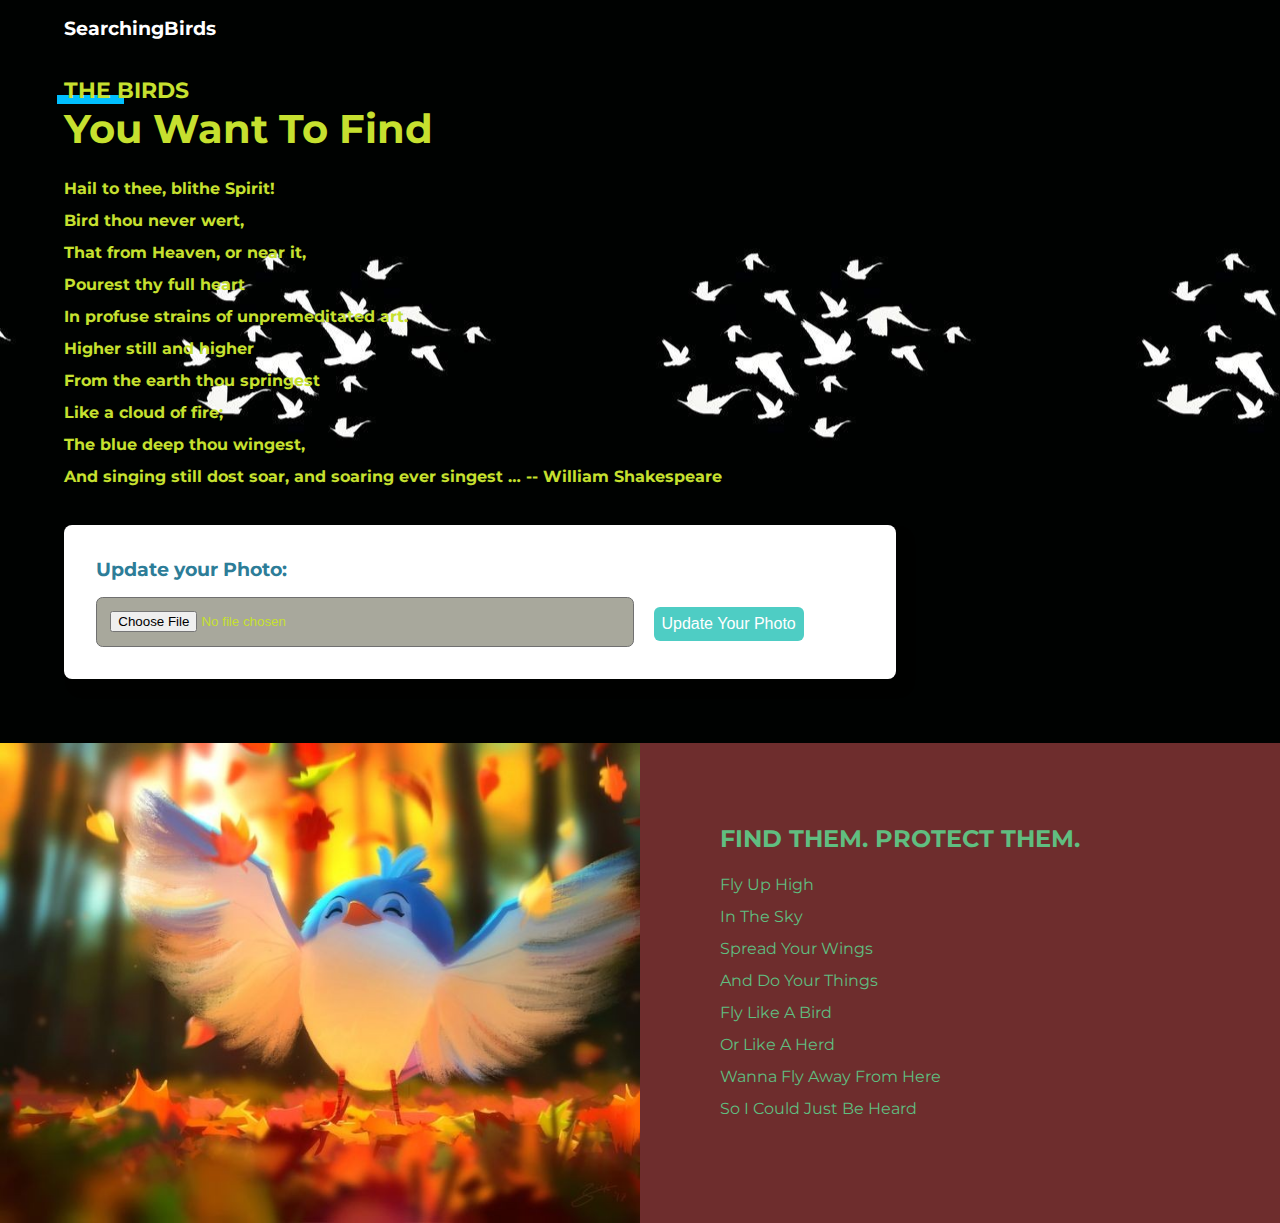
<file: index.html>
<!DOCTYPE html>
<html lang="en">
 <head>
    <meta charset="UTF-8">
    <meta name="viewport" content="width=device-width, initial-scale=1.0">
    <meta http-equiv="X-UA-Compatible" content="ie-edge">
    <title>Document</title>
    <link rel="stylesheet" href="css/main.css">
    <!--<script type="text/javascript" src = "http://code.jquery.com/jquery-1.9.1.min.js">
        $(".submit").on("click", function() {
            var file = $("#file")[0].files[0];
            var formData = new FormData();
            formData.append('file', file);

            $.ajax({
                url: "/api/upload",
                method: "POST",
                data: formData,
                processData: false,
                contentType: false,
                success: function() {
                    alert("success");
                },
                error: function() {
                    alert("fail");
                }
            })
        })
    </script>-->

    <!--<script>
    WIDGET = {
        CONFIG: {
        "layout": 1,
        "width": "450",
        "height": "150",
        "background": 1,
        "dataColor": "FFFFFF",
        "borderRadius": 5,
        "key": "820dbb853f824a869f16cae0b4247aa6"
        }
    }
</script>-->
<script src="https://widget.qweather.net/standard/static/js/he-standard-common.js?v=2.0"></script>
    
</head>
<body>
    <div class="overlay" id="overlay">
        <h3>Updating now...</h3>
        <h3>your result is:  </h3>
        
    </div>
    <div class="hero-bg">
        <section class="top">
            <header>
                <a href="#">SearchingBirds</a>
                <!--<div class="weather" id="he-plugin-standard" ></div>-->
            </header>

            <h1><span>The Birds </span> You Want To Find</h1>

            <p> Hail to thee, blithe Spirit!<br />
                Bird thou never wert,<br />
                That from Heaven, or near it,<br />
                Pourest thy full heart</br>
                In profuse strains of unpremeditated art.<br />
                Higher still and higher<br />
                From the earth thou springest<br />
                Like a cloud of fire;<br />
                The blue deep thou wingest,<br />
                And singing still dost soar, and soaring ever singest …  -- William Shakespeare<br />
            </p>
            
            <div class="form-container">
                <form action="" enctype="multipart/form-data">
                    <div class="form-left">
                        <label for="bords">Update your Photo:</label>
                        <input id="inputFile" type="file"  accept=".jpg, .jpeg, .png" name="file" id="file"> 
                    </div>
                    <a href="javascript:void(0)" onclick="document.getElementById('light').style.display='block';document.getElementById('fade').style.display='block'">
                        <input type="button" value="Update Your Photo" class="clickhere" /> 
                    </a>
                    <div id="light" class="white_content">
                        <div id="font_login">THE RESULT</div>
                        <form action="" method="post" id="form_submit">
                            informations: it is a very beautiful birds</br>
                            </br>
                            <input type="button" value="确认" class="button_beautiful" onclick="document.getElementById('light').style.display='none';document.getElementById('fade').style.display='none'" />
                        </form>
                    </div>
                    <div id="fade" class="black_overlay"></div>
                </form>
            </div>
        </section>
        <section>

        </section>
    </div>

    <section class="authentic">
        <div class="right-col">
            <h2>Find Them. Protect Them.</h2>
            
            <p >Fly Up High<br />
                In The Sky<br />
                Spread Your Wings<br />
                And Do Your Things<br />
                Fly Like A Bird<br />
                Or Like A Herd<br />
                Wanna Fly Away From Here<br />
                So I Could Just Be Heard</p>
        </div>
        <img src="images/birds1.jpg" alt="Picture of food in a bowl">
    </section>
</body>
</html>
</file>
<file: css/main.css>
@import url('https://fonts.googleapis.com/css2?family=Montserrat:wght@400;700&display=swap');

body {
    font-family: 'Montserrat', sans-serif;
    margin:0;
}

.hero-bg {
    background:#307D99 url('../images/birds2.jpg');
    background-position: 12% 83%;
    color: rgb(198, 224, 47);
    text-align: center;
    padding-bottom: 4em;
    position: relative;

}

header {
    padding: 1em 0;

}

.hero-bg a {
    color: white;
    text-decoration: none;
    font-weight: bold;
    font-size: 1.2rem;
}

.weather {
    position: absolute;
    left: 3px;
}

section {
    margin: 0 1em;
}


h1 {
    font-size: 2.5rem;
    margin: 0.5em 0 0.5em;
}

h1 span {
    text-transform: uppercase;
    display: block;
    font-size: 1.4rem;
    position: relative;
    z-index: 1;
}

h1 span::before {
    content: ' ';
    position: absolute;
    width: 3em;
    background: #00BFFF;
    height: .4em;
    bottom: 0;
    z-index: -1;
    margin-left: -.3em;
}

.hero-bg p {
    font-weight: bold;
    margin: 0 1em 3em;
}

.form-container {
    background-color: white;
    margin: 2em -1em 0;
    padding: 2em;
}

label {
    color: #2D7D98;
    font-weight: bold;
    display: block;
    margin-bottom: 1em;
    font-size: 1.2em;
}

input[type=file] {

    /*<label for="file">选择文件</label>*/
    background-color: rgb(168, 168, 156);
    border: 1px solid #707070;
    width: 100%;
    padding: 1em;
    box-sizing: border-box;
    border-radius: .5em;
    margin-top: 1.2em;
}

.form-container p {
    color: gray;
    margin-bottom: 1.5em;
    font-weight: normal;
    font-size: .9em;
}

input[type=submit] {
    background-color: #F89104;
    border: none;
    width: 100%;
    color: white;
    font-weight: bold;
    padding: 1em 0;
    border-radius: .5em;
    font-size: 1.3em;
    cursor: pointer;
}

input[type=submit]:hover {
    background-color: rgb(216,126,1);
    font-weight: normal;
}

.authentic {
    margin: 0;
}

.right-col {
    text-align: center;
    margin: 3em 1em;
}

h2 {
    text-transform: uppercase;
    position: relative;
}

h2::before {
    content: ' ';
    position: absolute;
    width: 8em;
    background: #00BFFF;
    height: .4em;
    bottom: 0;
    z-index: -1;
    margin-left: -.3em;
}

img {
    width: 100%;
}

p {
    line-height: 2em;
}

.overlay {
    position: absolute;
    height: 100vh;
    width: 100%;
    background: rgba(0,0,0,.9);
    z-index: 1;
    place-content: center;
    color: white;
    display: none;
    opacity: 0;
}

.animate-overlay {
    animation: overlay 3s forwards;
}

@media (min-width: 730px) {

    section {
        margin: 0 4em;
    }
    .form-container {
        margin: 2em -4em 0;
    }
}

@media (min-width: 930px) {

    .hero-bg {
        
        text-align: left;
    }
    
    .hero-bg p {
        margin: 0 0 3em;
    }

    .hero-bg section {
        width: 65%;
    }

    .form-container {
        margin: 2em 0 0;
        padding: 2em;
        border-radius: .5em;
        box-shadow: 10px 10px 10px rgba(0,0,0,.3);
    }

    form {
        display: flex;
    }

    .form-left {
        width: 70%;
    }

    label {
        margin: 0;
    }

    input[type="submit"] {
        height: fit-content;
        font-size: 1.1em;
        margin-left: 1em;
        margin-top: 2.2em;
        padding: .7em 0;
        width: 30%;
    }
    .hero-bg p {
        margin-bottom: 0;
    }

    section.authentic {
        display: grid;
        background-color: #6e2d2d;
        color: rgb(96, 190, 128);
        grid-template-columns: repeat(2, 50%);
        grid-template-areas: 
            "bowl content";
    }

    .right-col {
        grid-area: content;
        padding: 0 10%;
        text-align: left;
        align-self: center;
    }

    img {
        grid-area: bowl;
    }

    h2 {
        margin: 0;
    }
}

.top {
    animation: fadeIn 2s forwards;
}


.black_overlay {
    display: none;
    /* 此元素不会被显示*/
    position: absolute;
    top: 0%;
    left: 0%;
    width: 100%;
    height: 100%;
    background-color: #bbbbbb;
    z-index: 1001;
    /* z-index 属性设置元素的堆叠顺序。*/
    opacity: .80;
    /* opacity 属性设置元素的不透明级别。*/
}

.white_content {
    display: none;
    position: absolute;
    top: 20%;
    border: 1px solid #bbbbbb;
    border-radius: 20px;
    background-color: white;
    z-index: 1002;
    /*层级要比.black_overlay高，这样才能显示在它前面*/
    overflow: auto;
}

#light {
    position: absolute;
    left: 50%;
    /* top: 50%; */
    width: 300px;
    height: 250px;
    margin-left: -150px;
    /* margin-top: -125px */;
}

#form_submit {
    text-align: center;
    margin-left: 10px;
    margin-top: 10px;
}

#font_login {
    font-weight: 400;
    font-size: 24px;
    color: #BBBBBB;
    text-align: center;
    margin-top: 20px;
}

.button_beautiful {
    width: 60px;
    height: 34px;
    /* 高度 */
    border-width: 0px;
    border-radius: 6px;
    background: #4ECDC4;
    cursor: pointer;
    outline: none;
    color: white;
    font-size: 16px;
    margin-top: 20px;
    margin-left: 115px;
}

.clickhere {
    width: 150px;
    height: 34px;
    /* 高度 */
    border-width: 0px;
    border-radius: 6px;
    background: #4ECDC4;
    cursor: pointer;
    outline: blueviolet;
    color: white;
    font-size: 16px;
    margin-top: 50px;
    margin-left: 20px;
}
</file>
